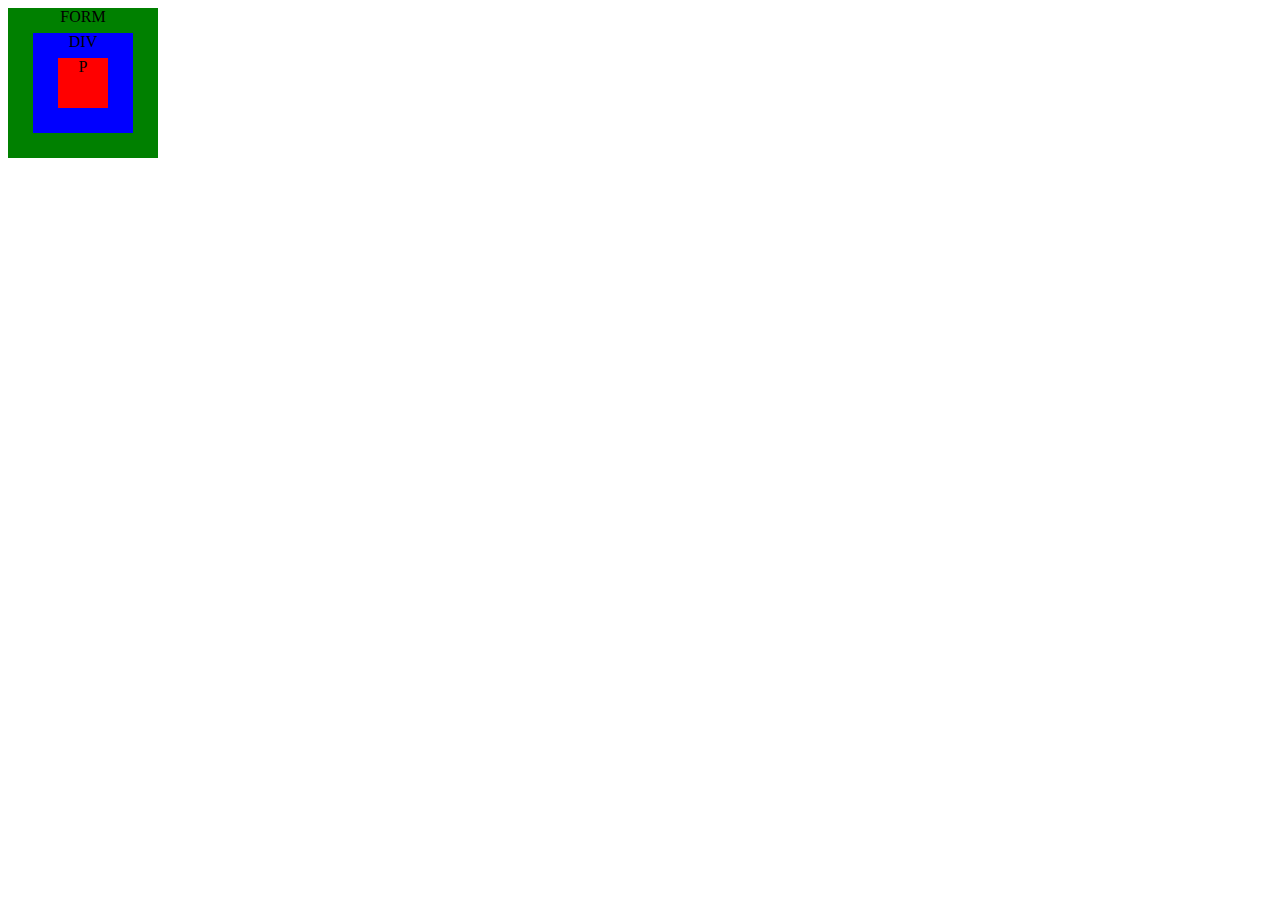
<file: Dz_3/index.html>
<!DOCTYPE html>
<html lang="en">
<head>
    <meta charset="UTF-8">
    <meta http-equiv="X-UA-Compatible" content="IE=edge">
    <meta name="viewport" content="width=device-width, initial-scale=1.0">
    <title>Document</title>
    <style>
        /* .red{
            background-color: red;
        } */
        form{
            background-color: green;
            position: relative;
            width: 150px;
            height: 150px;
            text-align: center;
            cursor: pointer;
        }
        div{
            background-color: blue;
            position: absolute;
            top: 25px;
            left: 25px;
            width: 100px;
            height: 100px;
        }
        p{
            background-color: red;
            position: absolute;
            top: 25px;
            left: 25px;
            width: 50px;
            height: 50px;
            margin: 0;
        }
    </style>
</head>
<body>
    
    <!-- <div class="wrapper">
        <button>1</button>
        <button>2</button>
        <button>3</button>
        <button>4</button>
        <button>5</button>
        <button>6</button>
    </div> -->

    <form onclick="alert('form')">FORM
        <div onclick="alert('div')">DIV
            <p onclick="alert('p')">P</p>
        </div>
    </form>
</body>
<script src="app.js"></script>
</html>
</file>
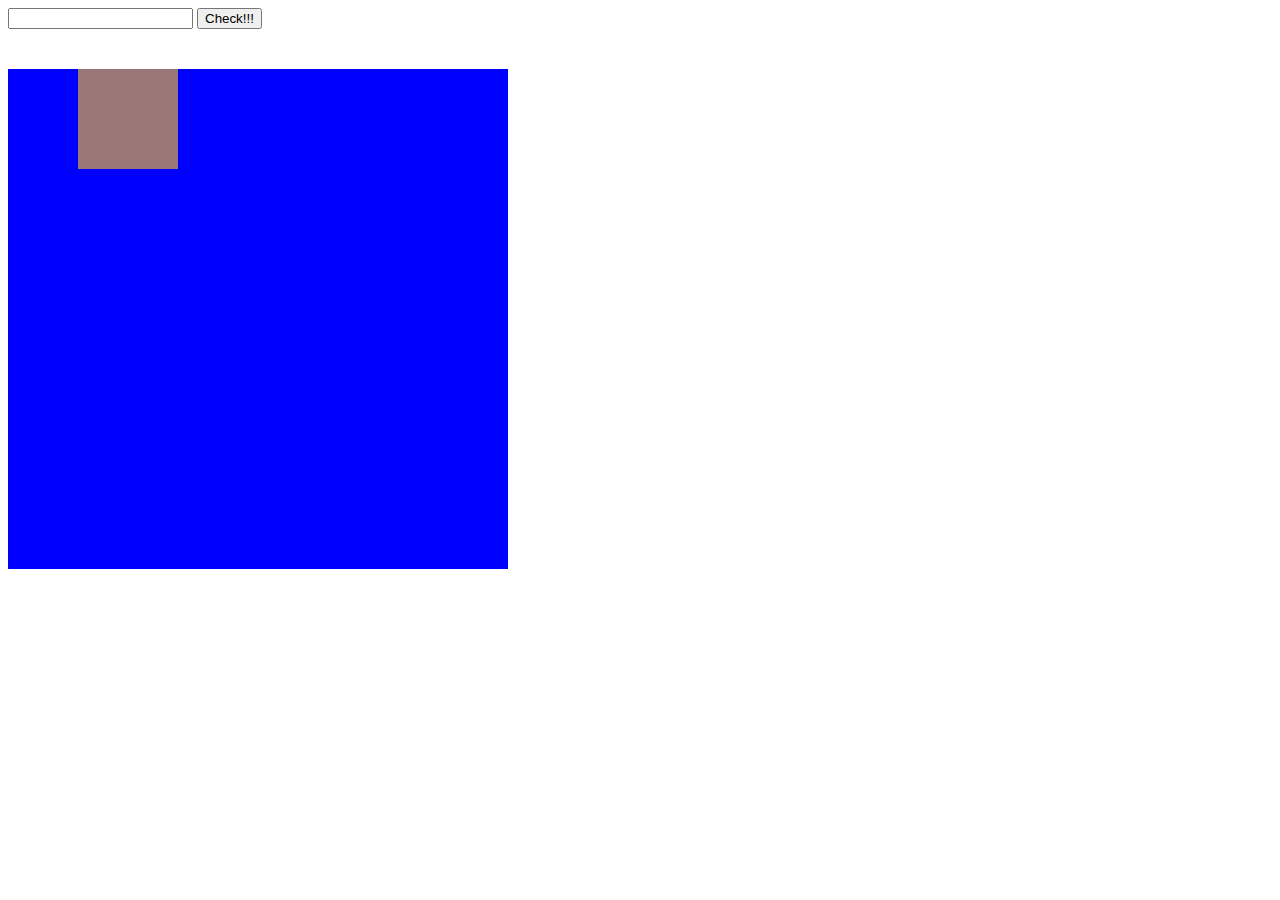
<file: lesson_1/index.html>
<!DOCTYPE html>
<html lang="en">

<head>
    <meta charset="UTF-8">
    <meta http-equiv="X-UA-Compatible" content="IE=edge">
    <meta name="viewport" content="width=device-width, initial-scale=1.0">
    <title>lesson_1</title>
    <link rel="stylesheet" href="style.css">
</head>

<body>
    <div class="container">
        <input class="emailInput" type="text" placeholder="">
        <button class="emailCheck">Check!!!</button>
        <span class="emailResult"></span>
    </div>
    <div class="block">
        <div class="min_block"></div>
    </div>
</body>
<script src="app.js"></script>

</html>
</file>
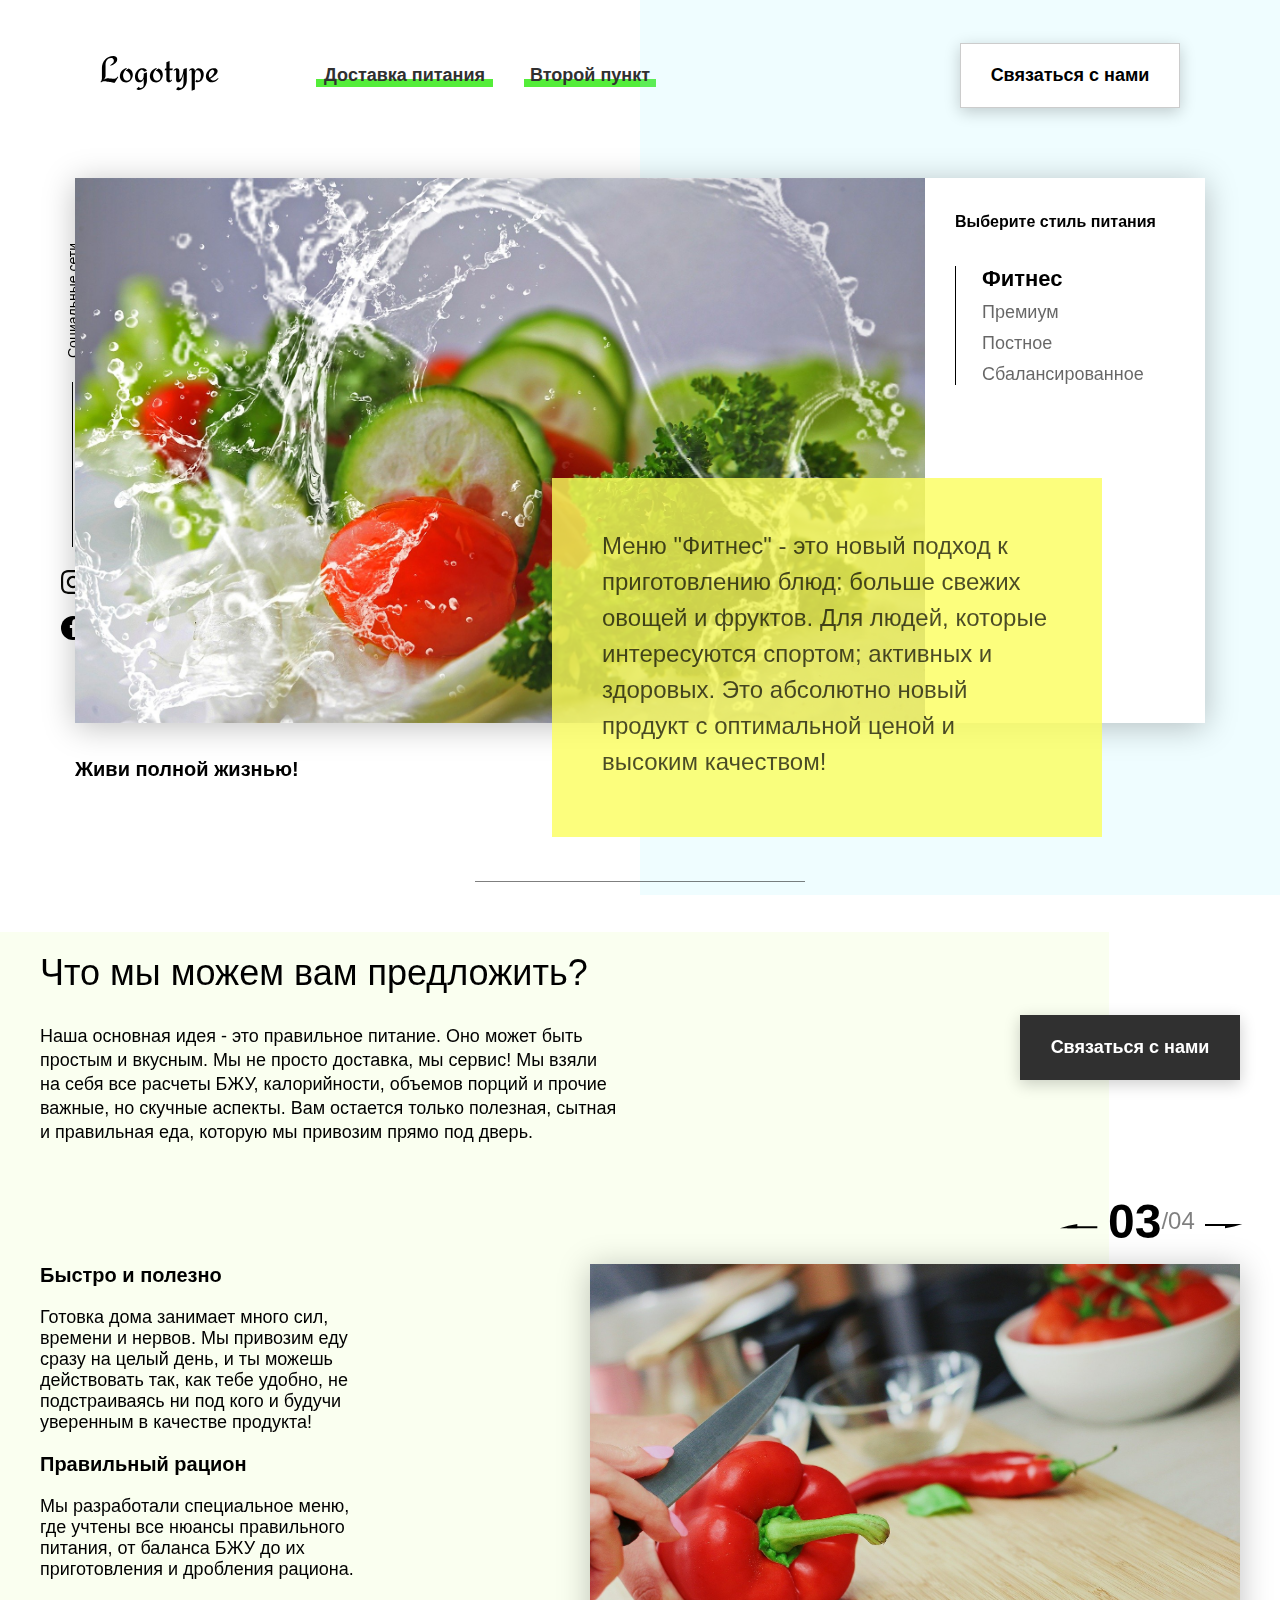
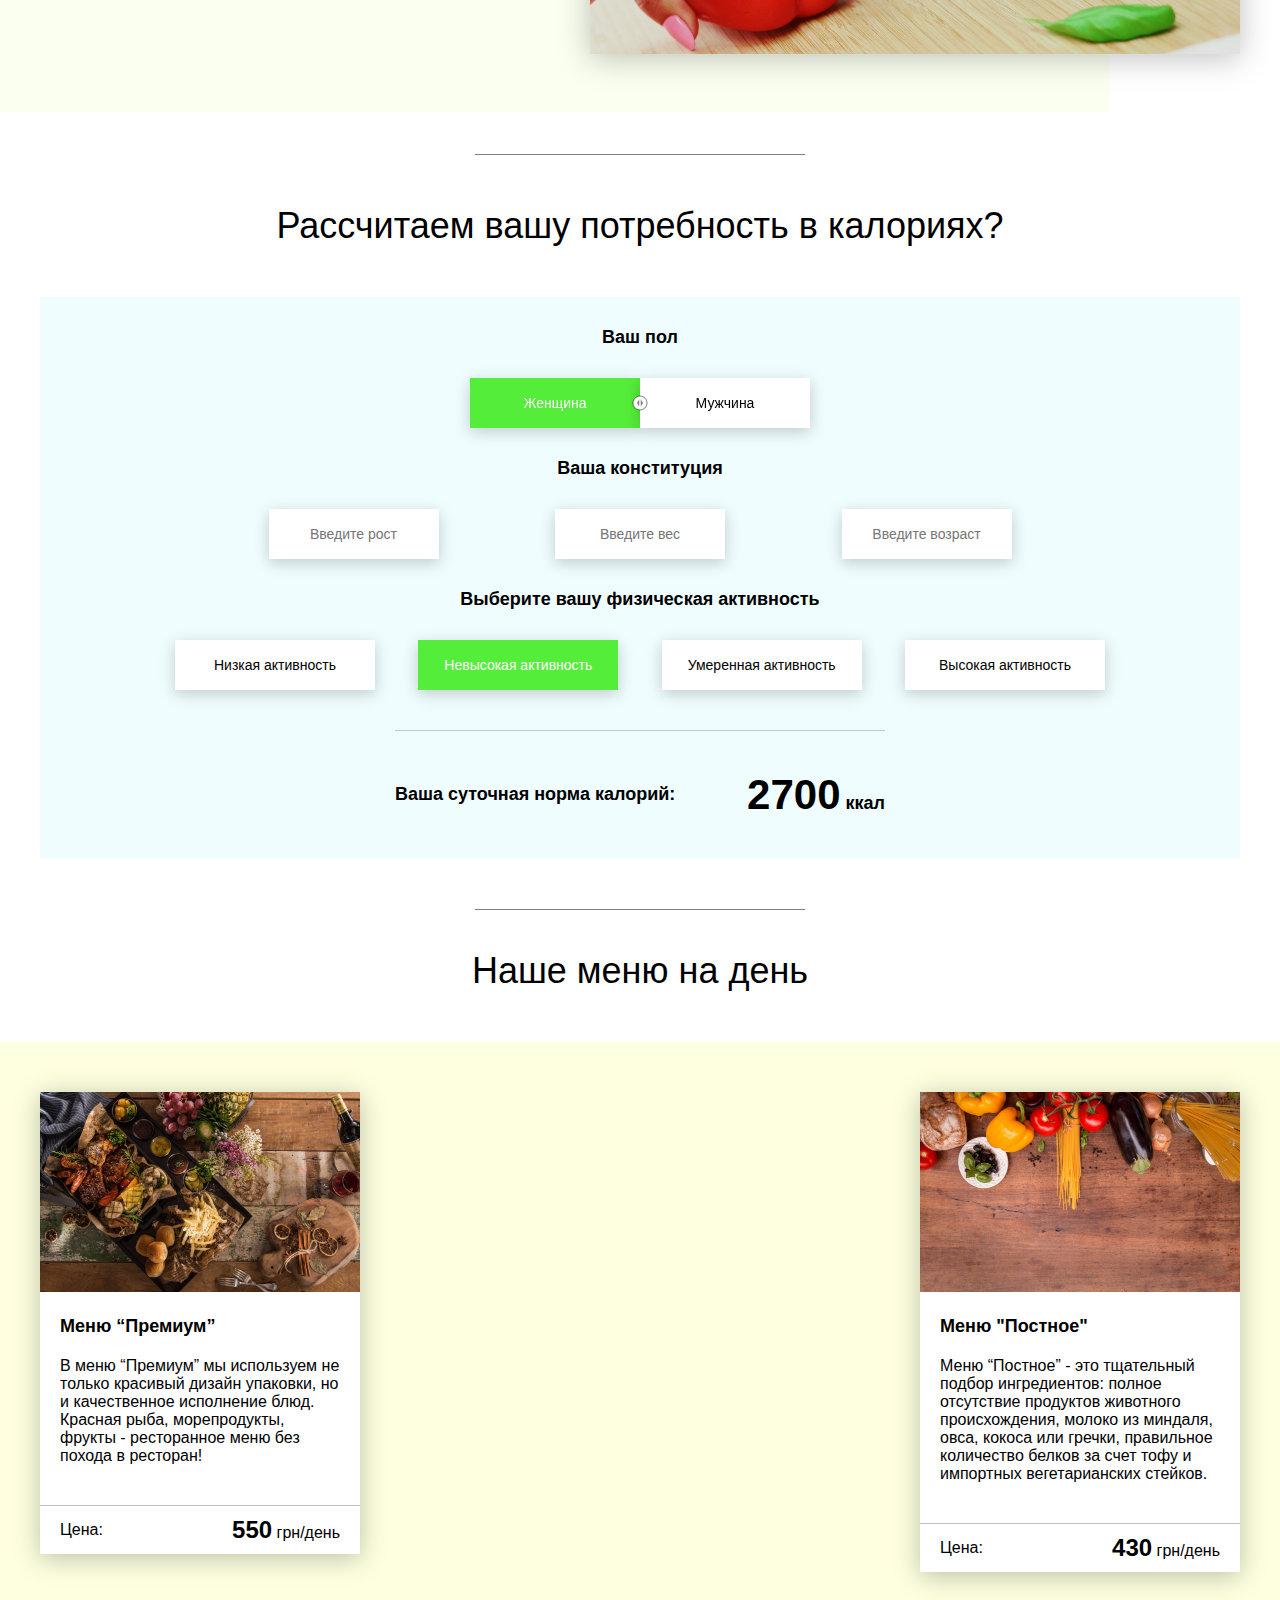
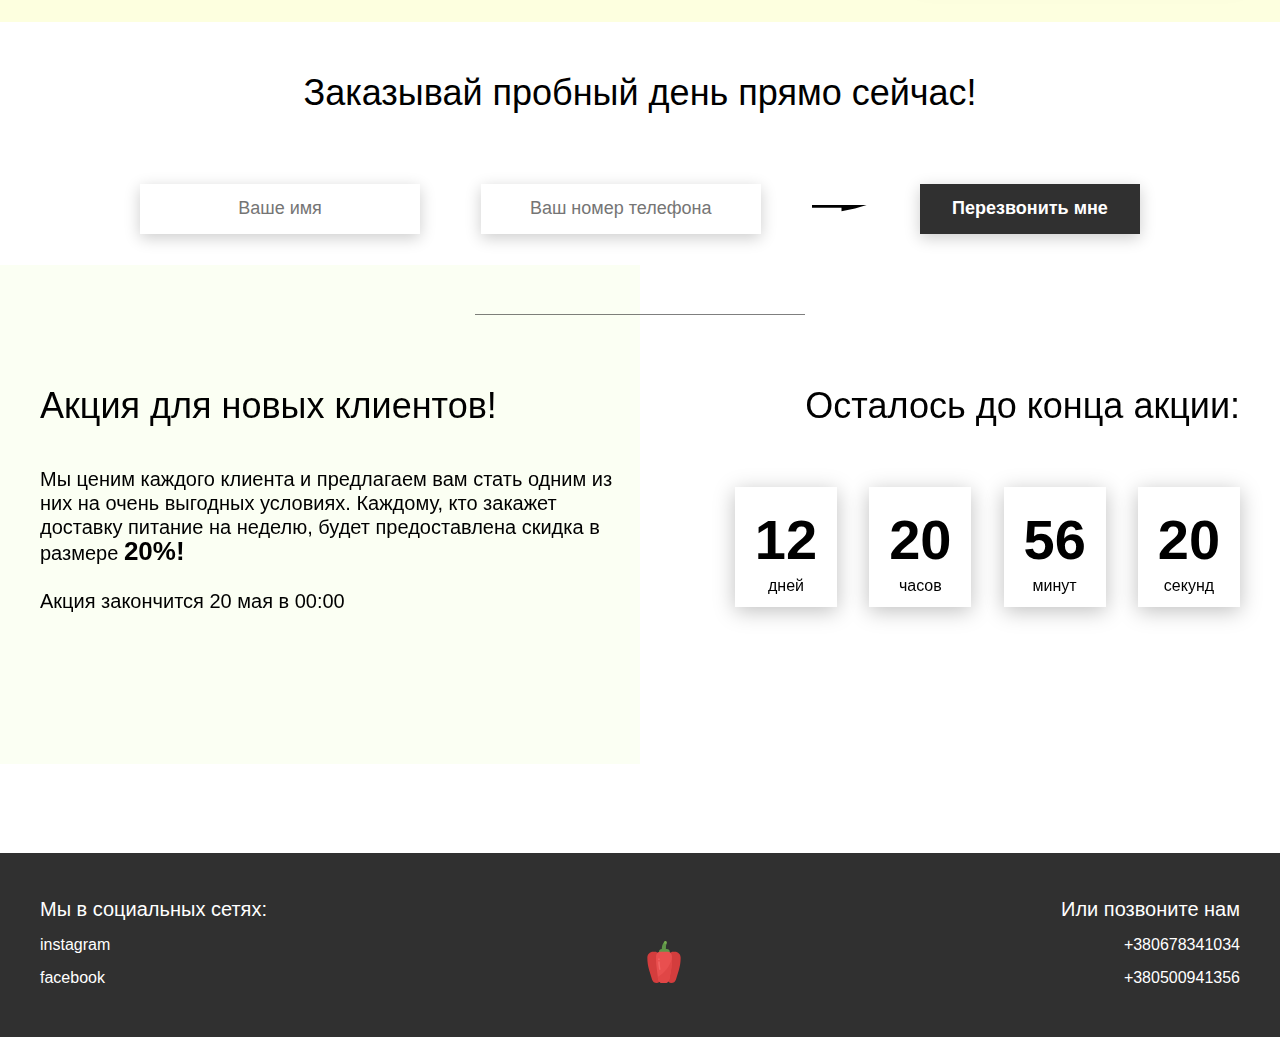
<file: Dz_3/example/index.html>
<!DOCTYPE html>
<html lang="en">
<head>
	<meta charset="UTF-8">
	<meta name="viewport" content="width=device-width, initial-scale=1.0">
	<title>Food</title>
	<link rel="stylesheet" href="css/style.css">
</head>
<body>
<header class="header">
	<div class="header__left-block">
		<div class="header__logo">
			<img src="icons/logo.svg" alt="Логотип">
		</div>
		<nav class="header__links">
			<a href="#" class="header__link">Доставка питания</a>
			<a href="#" class="header__link">Второй пункт</a>
		</nav>
	</div>
	<div class="header__right-block">
		<button data-modal class="btn btn_white">Связаться с нами</button>
	</div>
</header>
<div class="sidepanel">
	<div class="sidepanel__text"><span>Социальные сети</span></div>
	<div class="sidepanel__divider"></div>
	<a href="#" class="sidepanel__icon">
		<img src="icons/instagram.svg" alt="instagram">
	</a>
	<a href="#" class="sidepanel__icon">
		<img src="icons/facebook.svg" alt="facebook">
	</a>
</div>

<div class="preview">
	<div class="bgc_blue"></div>
	<div class="container">
		<div class="tabcontainer">
			<div class="tabcontent">
				<img src="img/tabs/vegy.jpg" alt="vegy">
				<div class="tabcontent__descr">
					Меню "Фитнес" - это новый подход к приготовлению блюд: больше свежих овощей и фруктов. Для людей,
					которые интересуются спортом; активных и здоровых. Это абсолютно новый продукт с оптимальной ценой и
					высоким качеством!
				</div>
			</div>
			<div class="tabcontent">
				<img src="img/tabs/elite.jpg" alt="elite">
				<div class="tabcontent__descr">
					Меню “Премиум” - мы используем не только красивый дизайн упаковки, но и качественное исполнение
					блюд. Красная рыба, морепродукты, фрукты - ресторанное меню без похода в ресторан!
				</div>
			</div>
			<div class="tabcontent">
				<img src="img/tabs/post.jpg" alt="post">
				<div class="tabcontent__descr">
					Наше специальное “Постное меню” - это тщательный подбор ингредиентов: полное отсутствие продуктов
					животного происхождения. Полная гармония с собой и природой в каждом элементе! Все будет Ом!
				</div>
			</div>
			<div class="tabcontent">
				<img src="img/tabs/hamburger.jpg" alt="vegy">
				<div class="tabcontent__descr">
					Меню "Сбалансированное" - это соответствие вашего рациона всем научным рекомендациям. Мы тщательно
					просчитываем вашу потребность в к/б/ж/у и создаем лучшие блюда для вас.
				</div>
			</div>
			<div class="tabheader">
				<h3>Выберите стиль питания</h3>
				<div class="tabheader__items">
					<div class="tabheader__item tabheader__item_active">Фитнес</div>
					<div class="tabheader__item">Премиум</div>
					<div class="tabheader__item">Постное</div>
					<div class="tabheader__item">Сбалансированное</div>
				</div>
			</div>
		</div>
		<div class="preview__life">Живи полной жизнью!</div>
	</div>
</div>

<div class="divider"></div>

<div class="offer">
	<div class="bgc_y"></div>
	<div class="container">
		<div class="offer__text">
			<h2 class="title">Что мы можем вам предложить?</h2>
			<div class="offer__descr">
				Наша основная идея - это правильное питание. Оно может быть простым и вкусным. Мы не просто доставка, мы
				сервис! Мы взяли на себя все расчеты БЖУ, калорийности, объемов порций и прочие важные, но скучные
				аспекты. Вам остается только полезная, сытная и правильная еда, которую мы привозим прямо под дверь.
			</div>
		</div>
		<div class="offer__action">
			<button data-modal class="btn btn_dark">Связаться с нами</button>
		</div>
	</div>
	<div class="container">
		<div class="offer__advantages">
			<h2>Быстро и полезно</h2>
			<div class="offer__advantages-text">
				Готовка дома занимает много сил, времени и нервов. Мы привозим еду сразу на целый день, и ты можешь
				действовать так, как тебе удобно, не подстраиваясь ни под кого и будучи уверенным в качестве продукта!
			</div>
			<h2>Правильный рацион</h2>
			<div class="offer__advantages-text">
				Мы разработали специальное меню, где учтены все нюансы правильного питания, от баланса БЖУ до их
				приготовления и дробления рациона.
			</div>
		</div>
		<div class="offer__slider">
			<div class="offer__slider-counter">
				<div class="offer__slider-prev">
					<img src="icons/left.svg" alt="prev">
				</div>
				<span id="current">03</span>
				/
				<span id="total">04</span>
				<div class="offer__slider-next">
					<img src="icons/right.svg" alt="next">
				</div>
			</div>
			<div class="offer__slider-wrapper">
				<div class="offer__slide">
					<img src="img/slider/pepper.jpg" alt="pepper">
				</div>
				<!-- <div class="offer__slide">
					<img src="img/slider/food-12.jpg" alt="food">
				</div>
				<div class="offer__slide">
					<img src="img/slider/olive-oil.jpg" alt="oil">
				</div>
				<div class="offer__slide">
					<img src="img/slider/paprika.jpg" alt="paprika">
				</div> -->
			</div>
		</div>
	</div>
</div>

<div class="divider"></div>

<div class="calculating">
	<div class="container">
		<h2 class="title">Рассчитаем вашу потребность в калориях?
		</h2>
		<div class="calculating__field">
			<div class="calculating__subtitle">
				Ваш пол
			</div>
			<div class="calculating__choose" id="gender">
				<div class="calculating__choose-item calculating__choose-item_active">Женщина</div>
				<div class="calculating__choose-item">Мужчина</div>
			</div>

			<div class="calculating__subtitle">
				Ваша конституция
			</div>
			<div class="calculating__choose calculating__choose_medium">
				<input type="text" id="height" placeholder="Введите рост" class="calculating__choose-item">
				<input type="text" id="weight" placeholder="Введите вес" class="calculating__choose-item">
				<input type="text" id="age" placeholder="Введите возраст" class="calculating__choose-item">
			</div>

			<div class="calculating__subtitle">
				Выберите вашу физическая активность
			</div>
			<div class="calculating__choose calculating__choose_big">
				<div id="low" class="calculating__choose-item">Низкая активность</div>
				<div id="small" class="calculating__choose-item calculating__choose-item_active">Невысокая активность
				</div>
				<div id="medium" class="calculating__choose-item">Умеренная активность</div>
				<div id="high" class="calculating__choose-item">Высокая активность</div>
			</div>

			<div class="calculating__divider"></div>

			<div class="calculating__total">
				<div class="calculating__subtitle">
					Ваша суточная норма калорий:
				</div>
				<div class="calculating__result">
					<span>2700</span> ккал
				</div>
			</div>
		</div>
	</div>
</div>

<div class="divider"></div>

<div class="menu">
	<h2 class="title">Наше меню на день</h2>

	<div class="menu__field">
		<div id="cardWrapper" class="container">
			<div class="menu__item">
				<img src="img/tabs/elite.jpg" alt="elite">
				<h3 class="menu__item-subtitle">Меню “Премиум”</h3>
				<div class="menu__item-descr">В меню “Премиум” мы используем не только красивый дизайн упаковки, но и
					качественное исполнение блюд. Красная рыба, морепродукты, фрукты - ресторанное меню без похода в
					ресторан!
				</div>
				<div class="menu__item-divider"></div>
				<div class="menu__item-price">
					<div class="menu__item-cost">Цена:</div>
					<div class="menu__item-total"><span>550</span> грн/день</div>
				</div>
			</div>
			<div class="menu__item">
				<img src="img/tabs/post.jpg" alt="post">
				<h3 class="menu__item-subtitle">Меню "Постное"</h3>
				<div class="menu__item-descr">Меню “Постное” - это тщательный подбор ингредиентов: полное отсутствие
					продуктов животного происхождения, молоко из миндаля, овса, кокоса или гречки, правильное количество
					белков за счет тофу и импортных вегетарианских стейков.
				</div>
				<div class="menu__item-divider"></div>
				<div class="menu__item-price">
					<div class="menu__item-cost">Цена:</div>
					<div class="menu__item-total"><span>430</span> грн/день</div>
				</div>
			</div>
		</div>
	</div>
</div>

<div class="order">
	<div class="container">
		<div class="title">Заказывай пробный день прямо сейчас!</div>
		<form action="#" class="order__form">
			<input required placeholder="Ваше имя" name="name" type="text" class="order__input">
			<input required placeholder="Ваш номер телефона" name="phone" type="phone" class="order__input">
			<img src="icons/right.svg" alt="right">
			<button class="btn btn_dark btn_min">Перезвонить мне</button>
		</form>
	</div>
</div>

<div class="divider"></div>

<div class="promotion">
	<div class="bgc_y"></div>
	<div class="container">
		<div class="promotion__text">
			<div class="title">Акция для новых клиентов!</div>
			<div class="promotion__descr">
				Мы ценим каждого клиента и предлагаем вам стать одним из них на очень выгодных условиях.
				Каждому, кто закажет доставку питание на неделю, будет предоставлена скидка в размере <span>20%!</span>
				<br><br>
				Акция закончится 20 мая в 00:00
			</div>
		</div>
		<div class="promotion__timer">
			<div class="title">Осталось до конца акции:</div>
			<div class="timer">
				<div class="timer__block">
					<span id="days">12</span>
					дней
				</div>
				<div class="timer__block">
					<span id="hours">20</span>
					часов
				</div>
				<div class="timer__block">
					<span id="minutes">56</span>
					минут
				</div>
				<div class="timer__block">
					<span id="seconds">20</span>
					секунд
				</div>
			</div>
		</div>
	</div>
</div>

<footer class="footer">
	<div class="container">
		<div class="social">
			<div class="subtitle">Мы в социальных сетях:</div>
			<a href="#" class="link">instagram</a>
			<a href="#" class="link">facebook</a>
		</div>
		<div class="pepper">
			<img src="icons/veg.svg" alt="pepper">
		</div>
		<div class="call">
			<div class="subtitle">Или позвоните нам</div>
			<a href="#" class="link">+380678341034</a>
			<a href="#" class="link">+380500941356</a>
		</div>
	</div>
</footer>

<div class="modal">
	<div class="modal__dialog">
		<div class="modal__content">
			<form action="#">
				<div class="modal__close">&times;</div>
				<div class="modal__title">Мы свяжемся с вами как можно быстрее!</div>
				<input required placeholder="Ваше имя" name="name" type="text" class="modal__input">
				<input required placeholder="Ваш номер телефона" name="phone" type="phone" class="modal__input">
				<button class="btn btn_dark btn_min">Перезвонить мне</button>
			</form>
		</div>
	</div>
</div>
<script src="js/app.js"></script>
</body>
</html>
</file>
<file: lesson_1/style.css>
.block {
  position: relative;
  background-color: blue;
  width: 500px;
  height: 500px;
  margin-top: 40px;
}
.min_block {
  position: absolute;
  left: 0;
  top: 0;
  width: 100px;
  height: 100px;
  background-color: rgb(156, 119, 119);
}
</file>
<file: Dz_3/example/css/style.css>
* {
    box-sizing: border-box;
    margin: 0;
    padding: 0;
    font-family: Roboto, sans-serif;
}

a {
    text-decoration: none;
}

.btn {
    width: 220px;
    height: 65px;
    display: flex;
    justify-content: center;
    align-items: center;
    background-color: #fff;
    font-size: 18px;
    font-weight: 700;
    border: 1px solid rgba(0, 0, 0, 0.2);
    box-shadow: 0 4px 15px rgba(0, 0, 0, 0.2);
    cursor: pointer;
    transition: 0.3s all;
    outline: 0;
}

.btn_white {
    background-color: #fff;
}

.btn_dark {
    background-color: #303030;
    color: #fff;
    border: none;
}

.btn_min {
    height: 50px;
}

.btn:hover {
    box-shadow: 0 4px 30px rgba(0, 0, 0, 0.3);
}

.container {
    max-width: 1200px;
    margin: 0 auto;
}

.divider {
    width: 330px;
    height: 1px;
    margin: 0 auto;
    background-color: rgba(0, 0, 0, 0.5);
}

.title {
    font-size: 36px;
    font-weight: 400;
}

.header {
    display: flex;
    justify-content: space-between;
    align-items: center;
    height: 150px;
    padding: 0 100px;
}

.header__left-block {
    display: flex;
    justify-content: space-between;
    min-width: 550px;
}

.header__logo {
    max-width: 170px;
}

.header__logo img {
    width: 100%;
}

.header__links {
    display: flex;
    align-items: center;
}

.header__link {
    position: relative;
    margin-right: 45px;
    font-weight: 700;
    font-size: 18px;
    color: #303030;
}

.header__link:after {
    content: "";
    position: absolute;
    display: block;
    width: 110%;
    left: -5%;
    bottom: -1px;
    z-index: -1;
    height: 8px;
    background: #54ed39;
}

.header__link:last-child {
    margin-right: 0;
}

.sidepanel {
    position: fixed;
    left: 60px;
    top: 240px;
    height: 400px;
    width: 25px;
    display: flex;
    flex-direction: column;
    justify-content: space-between;
    align-items: center;
}

.sidepanel__text {
    width: 120px;
    height: 120px;
    font-size: 14px;
}

.sidepanel__text span {
    display: flex;
    transform: rotate(-90deg) translateX(-50px);
}

.sidepanel__divider {
    width: 1px;
    height: 165px;
    background-color: #000;
}

.sidepanel__icon {
    width: 24px;
    height: 24px;
}

.sidepanel__icon img {
    width: 100%;
}

.preview {
    padding: 28px 0 100px 0;
    position: relative;
}

.preview__life {
    font-weight: 700;
    font-size: 20px;
    margin-left: 35px;
    margin-top: 35px;
}

.bgc_blue {
    position: absolute;
    right: 0;
    top: -155px;
    width: 50vw;
    height: 900px;
    background: rgba(146, 242, 255, 0.15);
    z-index: -1;
}

.tabcontainer {
    display: flex;
    width: 1130px;
    margin: 0 auto;
    box-shadow: 0 4px 30px rgba(0, 0, 0, 0.25);
}

.tabcontent {
    width: 850px;
    position: relative;
}

.tabcontent img {
    width: 100%;
    height: 100%;
    object-fit: cover;
}

.tabcontent__descr {
    position: absolute;
    top: 300px;
    right: -177px;
    width: 550px;
    height: 359px;
    background: rgba(251, 254, 93, 0.8);
    padding: 50px;
    font-size: 24px;
    font-weight: 300;
    line-height: 36px;
    color: rgba(0, 0, 0, 0.7);
}

.tabheader {
    width: 280px;
    padding: 35px 30px;
    background-color: #fff;
}

.tabheader h3 {
    font-weight: 700;
    font-size: 16px;
}

.tabheader__items {
    margin-top: 35px;
    padding-left: 26px;
    border-left: 1px solid #000;
}

.tabheader__item {
    font-weight: 700;
    font-size: 18px;
    font-weight: 300;
    margin-top: 10px;
    color: rgba(0, 0, 0, 0.6);
    cursor: pointer;
    transition: 0.3s all;
}

.tabheader__item_active {
    color: #000;
    font-size: 22px;
    font-weight: 700;
}

.offer {
    padding: 70px 0 100px 0;
    position: relative;
}

.offer .container {
    display: flex;
    justify-content: space-between;
}

.offer .bgc_y {
    position: absolute;
    width: 1109px;
    height: 780px;
    background: rgba(243, 255, 222, 0.45);
    z-index: -1;
    top: 50px;
}

.offer__text {
    width: 580px;
}

.offer__descr {
    font-size: 18px;
    margin-top: 30px;
    font-weight: 300;
    line-height: 24px;
}

.offer__action {
    display: flex;
    align-items: center;
    justify-content: flex-end;
}

.offer__advantages {
    width: 330px;
    margin-top: 50px;
}

.offer__advantages h2 {
    font-weight: 700;
    font-size: 20px;
    margin-top: 20px;
}

.offer__advantages h2:first-child {
    margin-top: 70px;
}

.offer__advantages-text {
    margin-top: 20px;
    font-size: 18px;
    font-weight: 300;
    line-height: 21px;
}

.offer__slider {
    width: 650px;
    margin-top: 50px;
    display: flex;
    flex-direction: column;
    align-items: flex-end;
}

.offer__slider-counter {
    display: flex;
    width: 180px;
    align-items: center;
    font-size: 24px;
    color: rgba(0, 0, 0, 0.5);
}

.offer__slider-wrapper {
    width: 100%;
    margin-top: 15px;
    box-shadow: 0 4px 30px rgba(0, 0, 0, 0.25);
}

.offer__slider-prev {
    margin-right: 10px;
    cursor: pointer;
}

.offer__slider-next {
    margin-left: 10px;
    cursor: pointer;
}

.offer__slider #current {
    font-size: 48px;
    font-weight: 700;
    color: #000;
}

.offer__slide {
    width: 100%;
    height: 390px;
}

.offer__slide img {
    width: 100%;
    height: 100%;
    object-fit: cover;
}

.calculating {
    padding: 50px 0;
}

.calculating .title {
    text-align: center;
}

.calculating__field {
    width: 100%;
    margin-top: 50px;
    background: rgba(146, 242, 255, 0.15);
    padding: 30px 0 40px 0;
}

.calculating__subtitle {
    text-align: center;
    font-size: 18px;
    font-weight: 700;
    margin-top: 30px;
}

.calculating__subtitle:first-child {
    margin-top: 0;
}

.calculating #gender:after {
    content: "";
    position: absolute;
    top: 50%;
    transform: translateY(-50%);
    display: block;
    width: 16px;
    height: 16px;
    background: url(../icons/switch.svg) center center/cover no-repeat;
}

.calculating__choose {
    position: relative;
    display: flex;
    margin-top: 30px;
    justify-content: center;
}

.calculating__choose-item {
    display: flex;
    align-items: center;
    justify-content: center;
    width: 170px;
    height: 50px;
    padding: 0 10px;
    background: #fff;
    box-shadow: 0 4px 15px rgba(0, 0, 0, 0.2);
    border: none;
    text-align: center;
    font-size: 14px;
    cursor: pointer;
    outline: 0;
    transition: 0.3s all;
}

.calculating__choose-item_active {
    color: #fff;
    background-color: #54ed39;
}

.calculating__choose_medium {
    width: 743px;
    justify-content: space-between;
    margin: 30px auto 0 auto;
}

.calculating__choose_big {
    width: 930px;
    justify-content: space-between;
    margin: 30px auto 0 auto;
}

.calculating__choose_big .calculating__choose-item {
    width: 200px;
}

.calculating__divider {
    width: 490px;
    height: 1px;
    margin: 40px auto;
    background-color: rgba(0, 0, 0, 0.2);
}

.calculating__total {
    width: 490px;
    margin: 0 auto;
    display: flex;
    justify-content: space-between;
    align-items: center;
}

.calculating__result {
    font-size: 18px;
    font-weight: 700;
}

.calculating__result span {
    font-size: 42px;
}

.menu {
    padding: 40px 0 50px 0;
}

.menu .container {
    display: flex;
    justify-content: space-between;
    align-items: flex-start;
}

.menu .title {
    text-align: center;
}

.menu__field {
    margin-top: 50px;
    padding: 50px 0;
    width: 100%;
    background: rgba(249, 254, 126, 0.25);
}

.menu__item {
    width: 320px;
    min-height: 450px;
    background: #fff;
    box-shadow: 0 4px 25px rgba(0, 0, 0, 0.25);
    font-size: 16px;
    font-weight: 300;
}

.menu__item img {
    width: 100%;
    height: 200px;
    object-fit: cover;
}

.menu__item-subtitle {
    font-weight: 700;
    font-size: 18px;
    padding: 0 20px;
    margin-top: 20px;
}

.menu__item-descr {
    margin-top: 20px;
    padding: 0 20px;
}

.menu__item-divider {
    width: 100%;
    height: 1px;
    background-color: rgba(0, 0, 0, 0.25);
    margin-top: 40px;
}

.menu__item-price {
    display: flex;
    justify-content: space-between;
    align-items: center;
    padding: 10px 20px;
}

.menu__item-price span {
    font-size: 24px;
    font-weight: 700;
}

.order {
    padding-bottom: 80px;
}

.order .title {
    text-align: center;
}

.order__form {
    margin-top: 70px;
    padding: 0 100px;
    display: flex;
    justify-content: space-between;
    align-items: center;
}

.order__form img {
    transform: scale(1.5);
}

.order__input {
    width: 280px;
    height: 50px;
    background: #fff;
    box-shadow: 0 4px 15px rgba(0, 0, 0, 0.2);
    border: none;
    font-size: 18px;
    text-align: center;
    padding: 0 20px;
    outline: 0;
}

.promotion {
    padding: 70px 0 240px 0;
    position: relative;
}

.promotion .container {
    display: flex;
}

.promotion .bgc_y {
    position: absolute;
    width: 50%;
    height: 499px;
    background: rgba(243, 255, 222, 0.35);
    z-index: -1;
    top: -50px;
    left: 0;
}

.promotion__text {
    width: 50%;
}

.promotion__descr {
    margin-top: 40px;
    font-size: 20px;
    line-height: 24px;
    font-weight: 300;
}

.promotion__descr span {
    font-weight: 700;
    font-size: 26px;
}

.promotion__timer {
    width: 50%;
}

.promotion__timer .title {
    text-align: right;
}

.promotion__timer .timer {
    margin-top: 60px;
    padding-left: 95px;
    display: flex;
    justify-content: space-between;
    align-items: center;
}

.promotion__timer .timer__block {
    width: 102px;
    height: 120px;
    background: #fff;
    box-shadow: 0 4px 20px rgba(0, 0, 0, 0.25);
    font-size: 16px;
    font-weight: 300;
    text-align: center;
}

.promotion__timer .timer__block span {
    display: block;
    margin-top: 20px;
    margin-bottom: 5px;
    font-size: 56px;
    font-weight: 700;
}

.footer {
    min-height: 180px;
    background-color: #303030;
    padding: 45px 0 50px 0;
    color: #fff;
}

.footer .container {
    height: 100%;
    display: flex;
    justify-content: space-between;
    align-items: flex-end;
}

.footer .subtitle {
    font-size: 20px;
}

.footer .link {
    display: block;
    margin-top: 15px;
    font-size: 16px;
    color: #fff;
}

.footer .call {
    text-align: right;
}

.modal {
    position: fixed;
    top: 0;
    left: 0;
    z-index: 1050;
    display: none;
    width: 100%;
    height: 100%;
    overflow: hidden;
    background-color: rgba(0, 0, 0, 0.5);
}

.modal__dialog {
    max-width: 500px;
    margin: 40px auto;
}

.modal__content {
    position: relative;
    width: 100%;
    padding: 40px;
    background-color: #fff;
    border: 1px solid rgba(0, 0, 0, 0.2);
    border-radius: 4px;
    max-height: 80vh;
    overflow-y: auto;
}

.modal__close {
    position: absolute;
    top: 8px;
    right: 14px;
    font-size: 30px;
    color: #000;
    opacity: 0.5;
    font-weight: 700;
    border: none;
    background-color: transparent;
    cursor: pointer;
}

.modal__title {
    text-align: center;
    font-size: 22px;
    text-transform: uppercase;
}

.modal__input {
    display: block;
    margin: 20px auto 20px auto;
    width: 280px;
    height: 50px;
    background: #fff;
    box-shadow: 0 4px 15px rgba(0, 0, 0, 0.2);
    border: none;
    font-size: 18px;
    text-align: center;
    padding: 0 20px;
    outline: 0;
}

.modal .btn {
    display: block;
    width: 280px;
    margin: 0 auto;
}
.hide {
    display: none;
}
.show {
    display: block;
}
.fade {
    animation: fade 1.7s linear;
}

@keyframes fade {
    0% {
        opacity: .1;
    }
    100% {
        opacity: 1;
    }
}
</file>
